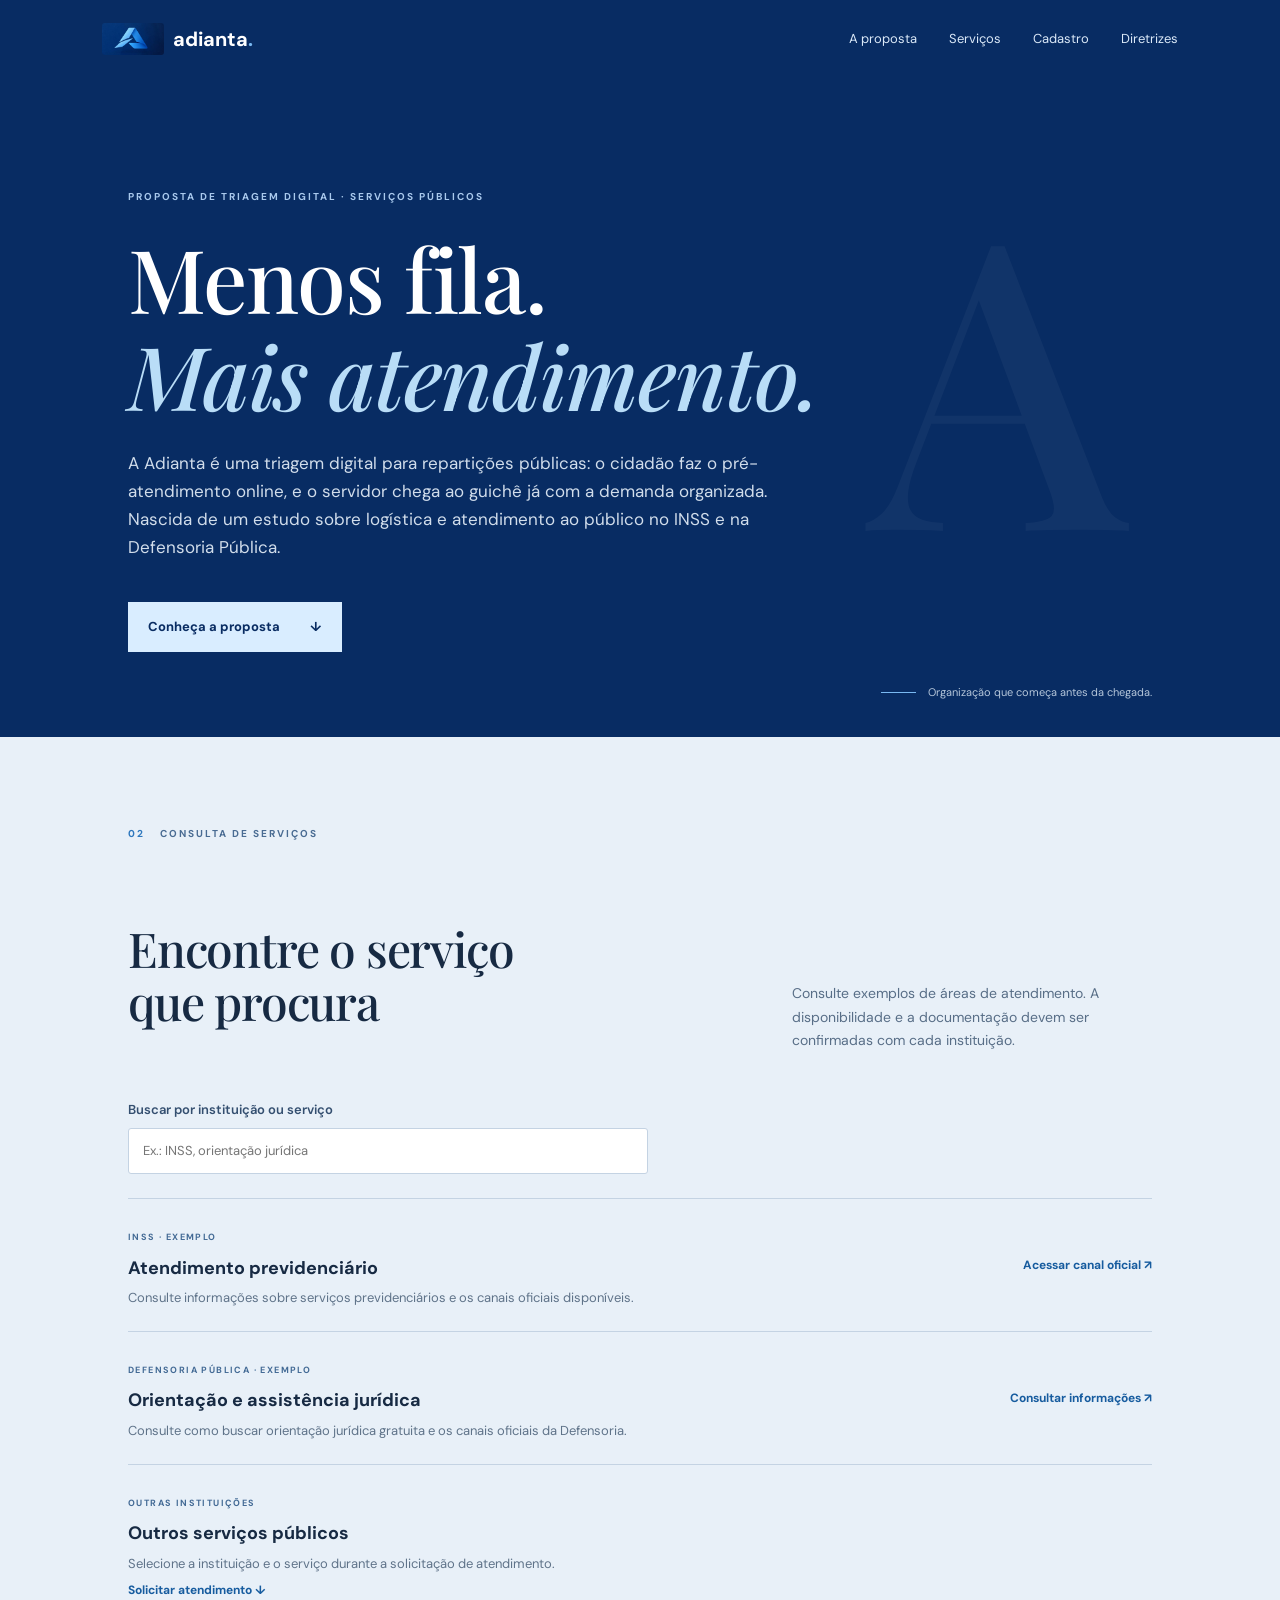
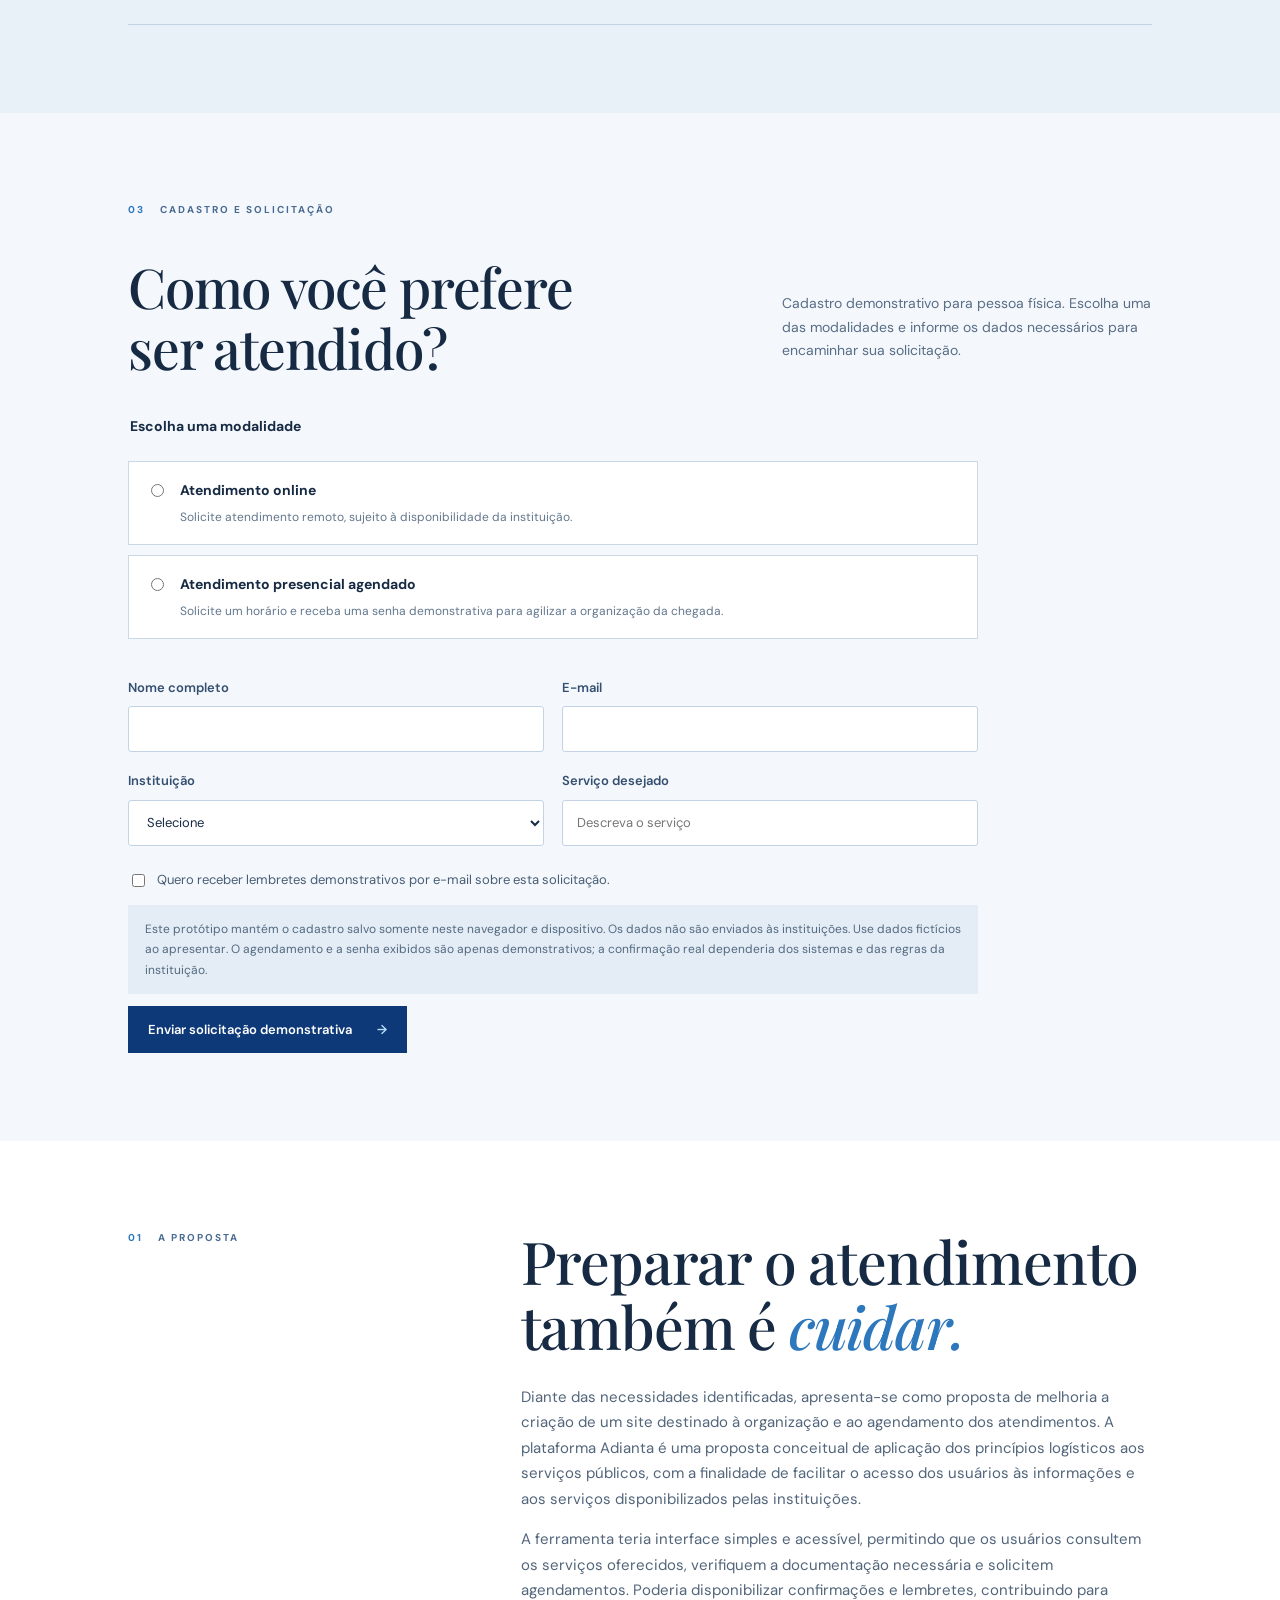
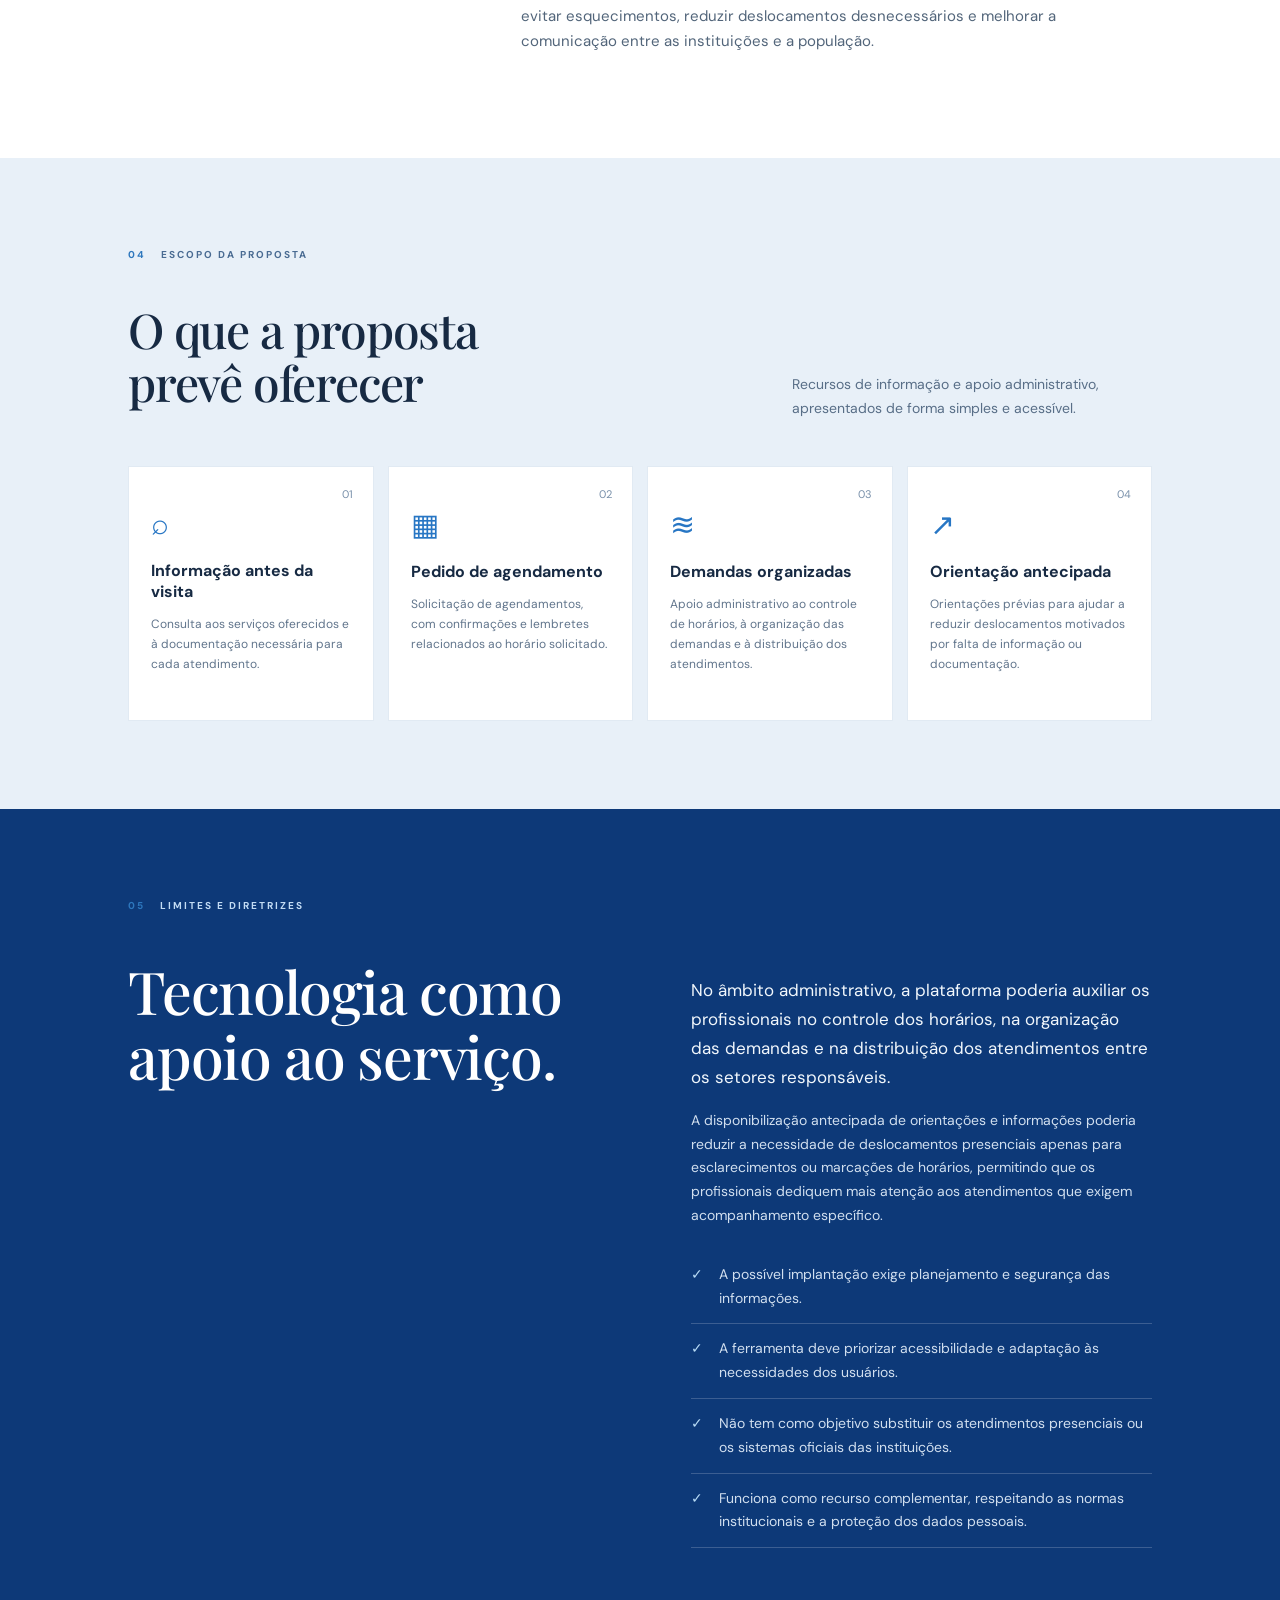
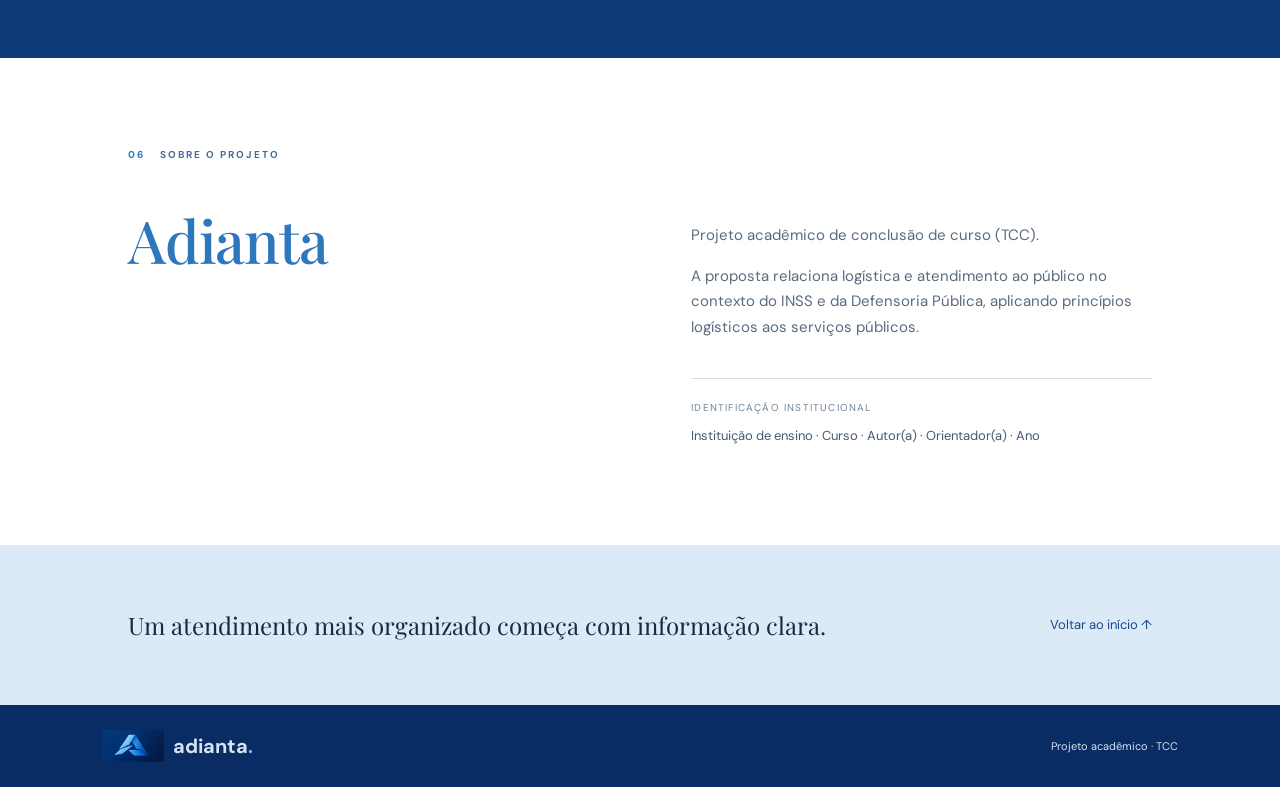
<file: index.html>
<!doctype html>
<html lang="pt-BR">
<head>
  <meta charset="utf-8">
  <meta name="viewport" content="width=device-width, initial-scale=1">
  <meta name="theme-color" content="#102a2a">
  <meta name="description" content="Adianta: proposta de triagem digital e organização do atendimento em repartições públicas.">
  <title>Adianta — Menos fila. Mais atendimento.</title>
  <link rel="stylesheet" href="styles.css">
</head>
<body>
  <header class="topbar">
    <a class="brand" href="#inicio" aria-label="Adianta, início"><img class="brand-logo" src="assets/adianta-logo.png" alt=""> adianta<span class="dot">.</span></a>
    <button class="menu-toggle" aria-expanded="false" aria-controls="nav">Menu</button>
    <nav id="nav" aria-label="Navegação principal">
      <a href="#proposta">A proposta</a><a href="#servicos">Serviços</a><a href="#cadastro">Cadastro</a><a href="#diretrizes">Diretrizes</a>
    </nav>
  </header>
  <main>
    <section class="hero" id="inicio">
      <div class="hero-inner">
        <p class="eyebrow">PROPOSTA DE TRIAGEM DIGITAL · SERVIÇOS PÚBLICOS</p>
        <h1>Menos fila.<br><em>Mais atendimento.</em></h1>
        <p class="hero-copy">A Adianta é uma triagem digital para repartições públicas: o cidadão faz o pré-atendimento online, e o servidor chega ao guichê já com a demanda organizada. Nascida de um estudo sobre logística e atendimento ao público no INSS e na Defensoria Pública.</p>
        <a class="button" href="#proposta">Conheça a proposta <span aria-hidden="true">↓</span></a>
      </div>
      <div class="hero-note"><span class="note-line"></span><span>Organização que começa antes da chegada.</span></div>
    </section>
    <section class="service-finder section" id="servicos">
      <div class="section-label"><span>02</span> CONSULTA DE SERVIÇOS</div>
      <div class="services-head"><h2>Encontre o serviço<br>que procura</h2><p>Consulte exemplos de áreas de atendimento. A disponibilidade e a documentação devem ser confirmadas com cada instituição.</p></div>
      <label class="field search-field">Buscar por instituição ou serviço<input id="service-search" type="search" placeholder="Ex.: INSS, orientação jurídica" autocomplete="off"></label>
      <div class="service-list" id="service-list" aria-live="polite">
        <article class="service-item" data-search="inss previdência benefício atendimento previdenciário"><div><span class="service-tag">INSS · EXEMPLO</span><h3>Atendimento previdenciário</h3><p>Consulte informações sobre serviços previdenciários e os canais oficiais disponíveis.</p></div><a href="https://www.gov.br/inss/pt-br" target="_blank" rel="noopener noreferrer">Acessar canal oficial ↗</a></article>
        <article class="service-item" data-search="defensoria pública orientação jurídica assistência justiça"><div><span class="service-tag">DEFENSORIA PÚBLICA · EXEMPLO</span><h3>Orientação e assistência jurídica</h3><p>Consulte como buscar orientação jurídica gratuita e os canais oficiais da Defensoria.</p></div><a href="https://www.cnj.jus.br/poder-judiciario/defensoria-publica/" target="_blank" rel="noopener noreferrer">Consultar informações ↗</a></article>
        <article class="service-item" data-search="outros serviços instituição pública"><div><span class="service-tag">OUTRAS INSTITUIÇÕES</span><h3>Outros serviços públicos</h3><p>Selecione a instituição e o serviço durante a solicitação de atendimento.</p><a class="choose-service" href="#cadastro">Solicitar atendimento ↓</a></div></article>
      </div>
    </section>
    <section class="booking section" id="cadastro">
      <div class="section-label"><span>03</span> CADASTRO E SOLICITAÇÃO</div>
      <div class="booking-intro"><h2>Como você prefere<br>ser atendido?</h2><p>Cadastro demonstrativo para pessoa física. Escolha uma das modalidades e informe os dados necessários para encaminhar sua solicitação.</p></div>
      <form id="request-form">
        <fieldset class="mode-choice"><legend>Escolha uma modalidade</legend>
          <label class="mode-card"><input type="radio" name="mode" value="online" required><span><b>Atendimento online</b><small>Solicite atendimento remoto, sujeito à disponibilidade da instituição.</small></span></label>
          <label class="mode-card"><input type="radio" name="mode" value="presencial"><span><b>Atendimento presencial agendado</b><small>Solicite um horário e receba uma senha demonstrativa para agilizar a organização da chegada.</small></span></label>
        </fieldset>
        <div class="form-grid">
          <label class="field">Nome completo<input name="name" required autocomplete="name" maxlength="100"></label>
          <label class="field">E-mail<input name="email" type="email" required autocomplete="email"></label>
          <label class="field">Instituição<select name="institution" required><option value="">Selecione</option><option>INSS</option><option>Defensoria Pública</option><option>Outra instituição pública</option></select></label>
          <label class="field">Serviço desejado<input name="service" required maxlength="120" placeholder="Descreva o serviço"></label>
          <label class="field in-person-field" hidden>Data preferida<input name="date" type="date"></label>
          <label class="field in-person-field" hidden>Período preferido<select name="period"><option value="">Selecione</option><option>Manhã</option><option>Tarde</option></select></label>
        </div>
        <label class="consent"><input type="checkbox" name="reminders"> Quero receber lembretes demonstrativos por e-mail sobre esta solicitação.</label>
        <p class="privacy-note">Este protótipo mantém o cadastro salvo somente neste navegador e dispositivo. Os dados não são enviados às instituições. Use dados fictícios ao apresentar. O agendamento e a senha exibidos são apenas demonstrativos; a confirmação real dependeria dos sistemas e das regras da instituição.</p>
        <button class="submit-button" type="submit">Enviar solicitação demonstrativa <span>→</span></button>
        <div id="request-result" class="request-result" role="status" aria-live="polite" tabindex="-1" hidden></div>
      </form>
    </section>
    <section class="intro section" id="proposta">
      <div class="section-label"><span>01</span> A PROPOSTA</div>
      <div class="intro-content"><h2>Preparar o atendimento<br>também é <em>cuidar.</em></h2><p>Diante das necessidades identificadas, apresenta-se como proposta de melhoria a criação de um site destinado à organização e ao agendamento dos atendimentos. A plataforma Adianta é uma proposta conceitual de aplicação dos princípios logísticos aos serviços públicos, com a finalidade de facilitar o acesso dos usuários às informações e aos serviços disponibilizados pelas instituições.</p><p>A ferramenta teria interface simples e acessível, permitindo que os usuários consultem os serviços oferecidos, verifiquem a documentação necessária e solicitem agendamentos. Poderia disponibilizar confirmações e lembretes, contribuindo para evitar esquecimentos, reduzir deslocamentos desnecessários e melhorar a comunicação entre as instituições e a população.</p></div>
    </section>
    <section class="services section" id="funcionamento">
      <div class="section-label"><span>04</span> ESCOPO DA PROPOSTA</div>
      <div class="services-head"><h2>O que a proposta<br>prevê oferecer</h2><p>Recursos de informação e apoio administrativo, apresentados de forma simples e acessível.</p></div>
      <div class="cards">
        <article class="card"><span class="card-num">01</span><div class="icon">⌕</div><h3>Informação antes da visita</h3><p>Consulta aos serviços oferecidos e à documentação necessária para cada atendimento.</p></article>
        <article class="card"><span class="card-num">02</span><div class="icon">▦</div><h3>Pedido de agendamento</h3><p>Solicitação de agendamentos, com confirmações e lembretes relacionados ao horário solicitado.</p></article>
        <article class="card"><span class="card-num">03</span><div class="icon">≋</div><h3>Demandas organizadas</h3><p>Apoio administrativo ao controle de horários, à organização das demandas e à distribuição dos atendimentos.</p></article>
        <article class="card"><span class="card-num">04</span><div class="icon">↗</div><h3>Orientação antecipada</h3><p>Orientações prévias para ajudar a reduzir deslocamentos motivados por falta de informação ou documentação.</p></article>
      </div>
    </section>
    <section class="boundary section" id="diretrizes">
      <div class="section-label"><span>05</span> LIMITES E DIRETRIZES</div>
      <div class="boundary-grid"><h2>Tecnologia como<br>apoio ao serviço.</h2><div><p class="boundary-lead">No âmbito administrativo, a plataforma poderia auxiliar os profissionais no controle dos horários, na organização das demandas e na distribuição dos atendimentos entre os setores responsáveis.</p><p>A disponibilização antecipada de orientações e informações poderia reduzir a necessidade de deslocamentos presenciais apenas para esclarecimentos ou marcações de horários, permitindo que os profissionais dediquem mais atenção aos atendimentos que exigem acompanhamento específico.</p><ul class="checks"><li>A possível implantação exige planejamento e segurança das informações.</li><li>A ferramenta deve priorizar acessibilidade e adaptação às necessidades dos usuários.</li><li>Não tem como objetivo substituir os atendimentos presenciais ou os sistemas oficiais das instituições.</li><li>Funciona como recurso complementar, respeitando as normas institucionais e a proteção dos dados pessoais.</li></ul></div></div>
    </section>
    <section class="about section" id="sobre">
      <div class="section-label"><span>06</span> SOBRE O PROJETO</div><div class="about-grid"><h2>Adianta</h2><div><p>Projeto acadêmico de conclusão de curso (TCC).</p><p>A proposta relaciona logística e atendimento ao público no contexto do INSS e da Defensoria Pública, aplicando princípios logísticos aos serviços públicos.</p><p class="institution">IDENTIFICAÇÃO INSTITUCIONAL<br><span>Instituição de ensino · Curso · Autor(a) · Orientador(a) · Ano</span></p></div></div>
    </section>
    <section class="closing"><p>Um atendimento mais organizado começa com informação clara.</p><a href="#inicio">Voltar ao início ↑</a></section>
  </main>
  <footer><a class="brand" href="#inicio"><img class="brand-logo" src="assets/adianta-logo.png" alt=""> adianta<span class="dot">.</span></a><span>Projeto acadêmico · TCC</span></footer>
  <script src="script.js"></script>
</body>
</html>
</file>
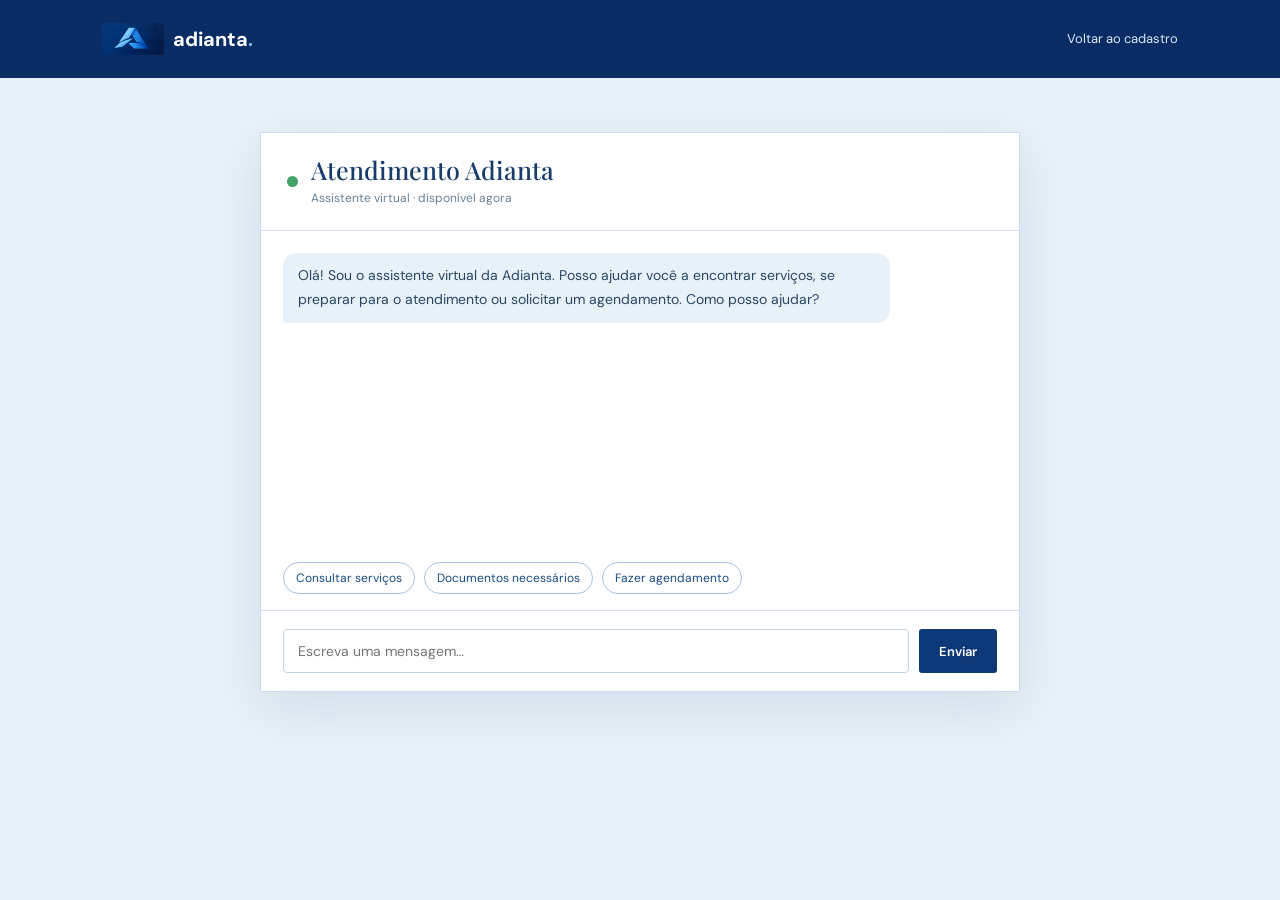
<file: chat.html>
<!doctype html>
<html lang="pt-BR">
<head>
  <meta charset="utf-8">
  <meta name="viewport" content="width=device-width, initial-scale=1">
  <meta name="theme-color" content="#082c63">
  <title>Atendimento online — Adianta</title>
  <link rel="stylesheet" href="styles.css">
  <link rel="stylesheet" href="chat.css">
</head>
<body class="chat-page">
  <header class="topbar"><a class="brand" href="index.html"><img class="brand-logo" src="assets/adianta-logo.png" alt=""> adianta<span class="dot">.</span></a><a class="back-link" href="index.html#cadastro">Voltar ao cadastro</a></header>
  <main class="chat-main">
    <section class="chat-window" aria-labelledby="chat-title">
      <div class="chat-titlebar"><span class="chat-status-dot"></span><div><h1 id="chat-title">Atendimento Adianta</h1><p>Assistente virtual · disponível agora</p></div></div>
      <div id="messages" class="messages" role="log" aria-live="polite"><p class="message service-message">Olá! Sou o assistente virtual da Adianta. Posso ajudar você a encontrar serviços, se preparar para o atendimento ou solicitar um agendamento. Como posso ajudar?</p></div>
      <div class="quick-replies" aria-label="Sugestões de assunto"><button type="button">Consultar serviços</button><button type="button">Documentos necessários</button><button type="button">Fazer agendamento</button></div>
      <form id="message-form" class="message-form"><label class="sr-only" for="message-input">Escreva sua mensagem</label><input id="message-input" maxlength="500" placeholder="Escreva uma mensagem…" autocomplete="off" required><button type="submit">Enviar</button></form>
    </section>
  </main>
  <script src="chat.js"></script>
</body>
</html>
</file>
<file: styles.css>
@import url('https://fonts.googleapis.com/css2?family=DM+Sans:wght@400;500;600;700&family=Playfair+Display:wght@500;600&display=swap');
:root{--ink:#172a43;--deep:#082c63;--deep2:#0d3978;--paper:#f4f7fb;--muted:#60758b;--green:#b9ddf7;--accent:#79b9f2;--line:#d5e0ec}
*{box-sizing:border-box}html{scroll-behavior:smooth}body{margin:0;background:var(--paper);color:var(--ink);font:16px/1.7 'DM Sans',Arial,sans-serif}
.topbar{min-height:78px;padding:12px 8vw;display:flex;align-items:center;justify-content:space-between;gap:25px;background:var(--deep);color:white}
.brand{color:inherit;text-decoration:none;font-size:20px;font-weight:700;display:flex;align-items:center;gap:9px;white-space:nowrap}.brand-logo{display:block;width:62px;height:32px;object-fit:cover;object-position:center;border-radius:3px}.dot{color:var(--accent);margin-left:-9px}
.topbar nav{display:flex;align-items:center;gap:clamp(14px,2.5vw,34px)}.topbar nav a,.closing a{color:#dbe9f8;text-decoration:none;font-size:13px}.topbar nav a:hover,.closing a:hover{color:var(--accent)}.menu-toggle{display:none}
.hero{background:var(--deep);color:white;min-height:600px;padding:100px 10vw 85px;position:relative;display:flex;align-items:center;overflow:hidden}.hero:after{content:'A';position:absolute;right:12%;top:3%;font:500 400px 'Playfair Display',Georgia,serif;color:#fff;opacity:.035;pointer-events:none}.hero-inner{width:100%;max-width:850px;position:relative;z-index:1}
.eyebrow,.section-label{font-size:10px;letter-spacing:2px;font-weight:700;color:#a9c9ed}.hero h1,h2{font-family:'Playfair Display',Georgia,serif;font-weight:500;line-height:1.1;letter-spacing:-1.2px}.hero h1{font-size:clamp(52px,8vw,88px);margin:25px 0}.hero h1 em,h2 em{color:var(--green);font-weight:500}.hero-copy{font-size:17px;line-height:1.65;color:#d1ddeb;max-width:650px}
.button{margin-top:24px;display:inline-flex;gap:30px;align-items:center;background:#d9edff;padding:14px 20px;color:#092c62;text-decoration:none;font-size:13px;font-weight:700}.hero-note{position:absolute;bottom:35px;right:10vw;color:#b5c6da;font-size:11px;display:flex;align-items:center;gap:12px}.note-line{width:35px;border-top:1px solid var(--accent)}
.section{padding:88px 10vw}.section-label{display:flex;gap:15px;color:#496b92}.section-label span{color:#2d77bd}.intro{display:grid;grid-template-columns:1fr 2fr;gap:6vw;background:#fff}.intro h2,.services h2,.boundary h2,.about h2{font-size:clamp(38px,5vw,59px);margin:0 0 26px}.intro-content p{max-width:720px;color:#52657a;font-size:15px}.intro-content h2 em{color:#2d77bd}
.services,.service-finder{background:#e8f0f8}.services-head{display:flex;justify-content:space-between;align-items:end;gap:30px;margin:40px 0 32px}.services-head h2{font-size:48px}.services-head p{max-width:360px;color:#586e87;font-size:14px}
.cards{display:grid;grid-template-columns:repeat(4,minmax(0,1fr));gap:14px}.card{background:#fff;padding:26px 22px;min-height:255px;position:relative;border:1px solid #e1eaf3}.card-num{position:absolute;right:20px;top:18px;color:#7990aa;font-size:11px}.icon{font:30px Georgia;color:#2776c4;margin:14px 0 20px}.card h3{font-size:16px;line-height:1.3;margin:0 0 12px}.card p{font-size:12px;line-height:1.65;color:#61758c;margin:0}
.boundary{background:#0d3978;color:white}.boundary .section-label{color:#c3dcf4}.boundary-grid{display:grid;grid-template-columns:1fr 1fr;gap:8vw;margin-top:45px}.boundary h2{color:#fff}.boundary-grid>div{color:#d1dfef;font-size:14px}.boundary-lead{font-size:17px;color:#f1f7fc}.checks{list-style:none;padding:8px 0}.checks li{padding:13px 0 13px 28px;border-bottom:1px solid #ffffff30;position:relative}.checks li:before{content:'✓';position:absolute;left:0;color:#b9ddf7}
.about{background:#fff}.about-grid{display:grid;grid-template-columns:1fr 1fr;gap:8vw;margin-top:45px}.about h2{color:#2d77bd}.about-grid>div{color:#596b7e;font-size:15px}.institution{border-top:1px solid var(--line);padding-top:20px;margin-top:38px;font-size:10px;letter-spacing:1.2px;color:#718398}.institution span{display:inline-block;margin-top:9px;letter-spacing:0;font-size:13px;color:#435a72}
.closing{background:#dceaf8;padding:40px 10vw;display:flex;align-items:center;justify-content:space-between;gap:24px}.closing p{font:24px 'Playfair Display',Georgia,serif}.closing a{color:#174a83}footer{background:var(--deep);color:#d6e3f1;padding:24px 8vw;display:flex;justify-content:space-between;align-items:center;gap:20px;font-size:11px}
.search-field{max-width:520px}.field{display:flex;flex-direction:column;gap:7px;font-size:13px;font-weight:600;color:#344f70}.field input,.field select{width:100%;min-height:46px;padding:11px 14px;border:1px solid #c4d3e3;border-radius:3px;background:#fff;color:var(--ink);font:inherit;font-weight:400}.field input:focus,.field select:focus{outline:3px solid #a6cef2;outline-offset:1px}
.service-list{margin-top:24px;border-top:1px solid #c4d3e3}.service-item{display:flex;justify-content:space-between;align-items:center;gap:30px;padding:22px 0;border-bottom:1px solid #c4d3e3}.service-item h3{margin:4px 0;font-size:18px}.service-item p{margin:0;color:#5f7389;font-size:13px}.service-tag{font-size:9px;letter-spacing:1.4px;font-weight:700;color:#436a95}.service-item a{color:#175c9f;font-size:12px;font-weight:700;text-decoration:none;white-space:nowrap}.service-item a:hover{text-decoration:underline}
.booking{background:#f4f7fb}.booking-intro{display:flex;align-items:end;justify-content:space-between;gap:30px;margin:38px 0}.booking-intro h2{font-size:clamp(38px,5vw,55px);margin:0}.booking-intro p{max-width:370px;color:#586e87;font-size:14px}.booking form{max-width:850px}
.mode-choice{border:0;padding:0;margin:0 0 28px}.mode-choice legend{font-weight:700;font-size:14px;margin-bottom:12px}.mode-card{display:flex;align-items:flex-start;gap:13px;border:1px solid #cbd9e7;background:#fff;padding:17px;margin:10px 0;cursor:pointer}.mode-card:has(input:checked){border-color:#2673b9;box-shadow:inset 0 0 0 1px #2673b9}.mode-card input,.consent input{accent-color:#155da2}.mode-card input{margin-top:5px}.mode-card b,.mode-card small{display:block}.mode-card b{font-size:14px}.mode-card small{color:#63778d;font-size:12px;margin-top:4px}
.form-grid{display:grid;grid-template-columns:repeat(2,minmax(0,1fr));gap:18px;margin-top:22px}.consent{display:flex;align-items:flex-start;gap:9px;margin:23px 0 14px;font-size:13px;color:#475e76}.consent input{margin-top:5px}.privacy-note{background:#e4edf6;padding:14px 17px;color:#536980;font-size:12px}
.submit-button{border:0;background:#0d3978;color:#fff;padding:15px 20px;font:600 13px 'DM Sans',sans-serif;cursor:pointer}.submit-button span{margin-left:22px;color:#b9ddf7}.submit-button:hover{background:#14539a}.request-result{margin-top:20px;padding:20px;border-left:4px solid #2879bd;background:#e4f0fa;color:#284b70}.request-result h3{margin:0 0 6px}.request-result p{margin:5px 0;font-size:14px}.ticket-number{font:600 24px 'DM Sans',sans-serif;letter-spacing:2px}.in-person-field[hidden]{display:none}
@media(max-width:900px){.topbar{padding-left:6vw;padding-right:6vw}.topbar nav{gap:14px}.topbar nav a{font-size:12px}.section{padding:76px 7vw}.hero{padding-left:7vw;padding-right:7vw}.hero-note{right:7vw}.intro{grid-template-columns:1fr;gap:20px}.cards{grid-template-columns:repeat(2,minmax(0,1fr))}.boundary-grid,.about-grid{gap:5vw}}
@media(max-width:620px){.topbar{min-height:68px}.brand-logo{width:54px;height:28px}.menu-toggle{display:block;background:transparent;border:1px solid #85a8ce;color:#fff;padding:7px 12px;font:inherit;font-size:12px}.topbar nav{display:none;position:absolute;z-index:5;top:68px;left:0;right:0;padding:20px 7vw;background:#092f69;flex-direction:column;align-items:flex-start;gap:14px}.topbar nav.open{display:flex}.hero{min-height:560px;padding:78px 7vw}.hero h1{font-size:clamp(48px,12vw,62px)}.hero-copy{font-size:15px}.hero-note{left:7vw;right:auto}.section{padding:62px 7vw}.services-head{display:block;margin:30px 0 24px}.services-head h2{font-size:39px}.services-head p{margin-top:12px}.cards,.form-grid,.boundary-grid,.about-grid{grid-template-columns:1fr}.card{min-height:0}.booking-intro{display:block;margin:30px 0}.booking-intro p{margin-top:14px}.service-item{align-items:flex-start;flex-direction:column;gap:12px}.closing{padding:32px 7vw;display:block}.closing p{font-size:21px}footer{padding:22px 7vw}}
</file>
<file: chat.css>
.chat-page{min-height:100vh;background:#e8f0f8}.chat-page .topbar{justify-content:space-between}.back-link{color:#dbe9f8;text-decoration:none;font-size:13px}.chat-main{min-height:calc(100vh - 78px);padding:54px 20px;display:flex;justify-content:center;align-items:flex-start}.chat-window{width:min(100%,760px);min-height:560px;background:#fff;border:1px solid #cfd9e7;display:flex;flex-direction:column;box-shadow:0 16px 50px #082c6318}.chat-titlebar{padding:22px 26px;display:flex;align-items:center;gap:13px;background:#fff;border-bottom:1px solid #d5e0ec}.chat-status-dot{width:11px;height:11px;border-radius:50%;background:#43a36a}.chat-titlebar h1{margin:0;font:500 25px/1.2 'Playfair Display',Georgia,serif;color:#173c69}.chat-titlebar p{margin:3px 0 0;font-size:12px;color:#698097}.messages{flex:1;min-height:300px;padding:22px;display:flex;flex-direction:column;gap:12px;overflow:auto}.message{max-width:85%;padding:11px 15px;margin:0;border-radius:13px;font-size:14px;overflow-wrap:anywhere}.service-message{align-self:flex-start;background:#e8f0f8;color:#294765;border-bottom-left-radius:3px}.visitor-message{align-self:flex-end;background:#0d3978;color:#fff;border-bottom-right-radius:3px}.quick-replies{display:flex;gap:9px;flex-wrap:wrap;padding:0 22px 16px}.quick-replies button{border:1px solid #aac4df;border-radius:18px;background:#fff;color:#174a83;padding:7px 12px;font:12px 'DM Sans',Arial,sans-serif;cursor:pointer}.quick-replies button:hover{background:#e8f0f8}.message-form{padding:18px 22px;border-top:1px solid #d5e0ec;display:flex;gap:10px}.message-form input{flex:1;min-width:0;border:1px solid #c4d3e3;border-radius:4px;padding:12px 14px;font:14px 'DM Sans',Arial,sans-serif}.message-form input:focus{outline:3px solid #a6cef2}.message-form button{border:0;border-radius:3px;background:#0d3978;color:#fff;padding:0 20px;font:600 13px 'DM Sans',Arial,sans-serif;cursor:pointer}.message-form button:hover{background:#14539a}.sr-only{position:absolute;width:1px;height:1px;padding:0;margin:-1px;overflow:hidden;clip:rect(0,0,0,0);white-space:nowrap;border:0}
@media(max-width:620px){.chat-main{padding:18px 12px}.chat-window{min-height:calc(100vh - 104px)}.chat-titlebar{padding:18px}.messages{padding:16px;min-height:260px}.message-form{padding:14px}.quick-replies{padding:0 14px 14px}.back-link{font-size:11px}}
</file>
